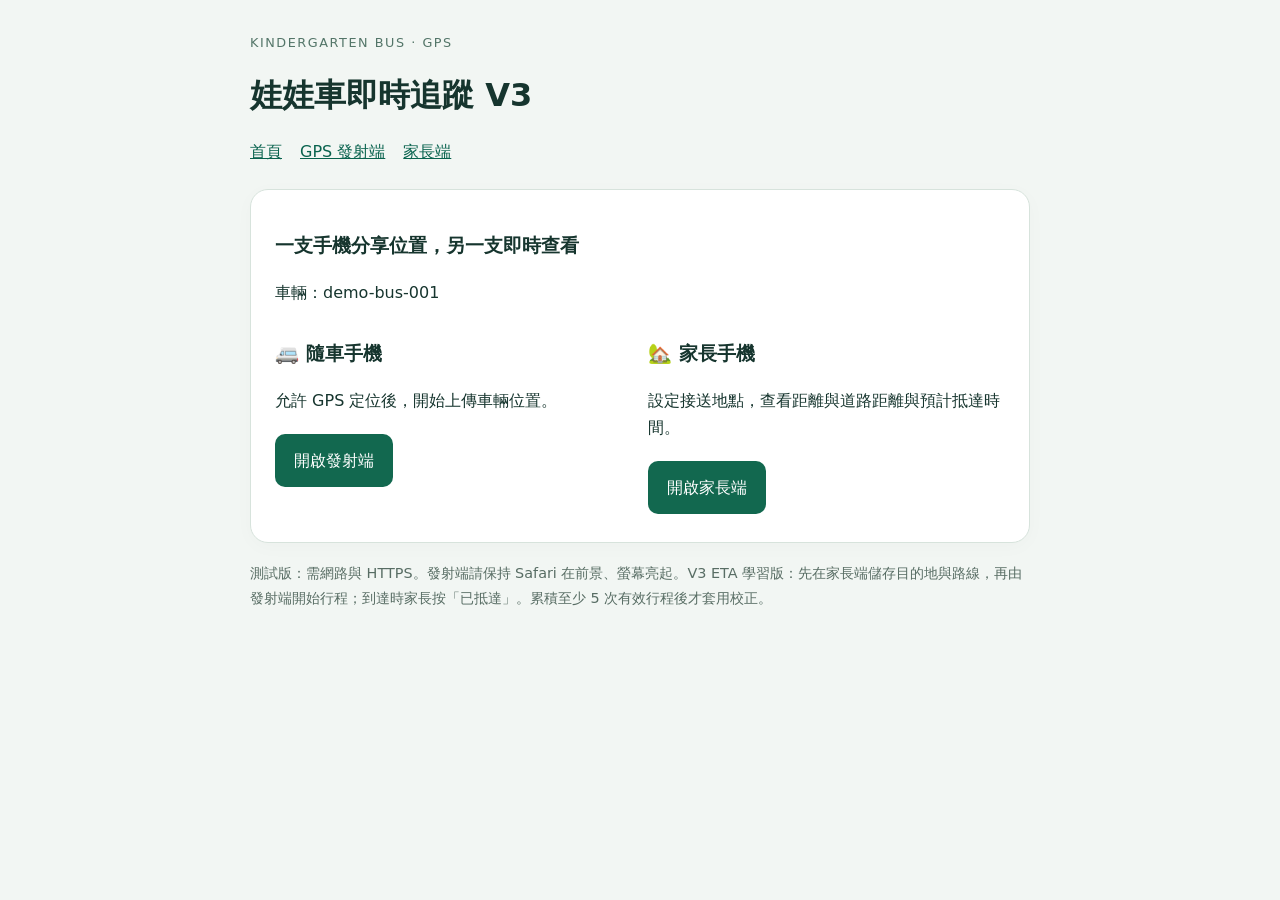
<file: index.html>
<!doctype html>
<html lang="zh-Hant"><head><meta charset="utf-8"><meta name="viewport" content="width=device-width,initial-scale=1"><title>娃娃車即時追蹤｜娃娃車 GPS</title><link rel="stylesheet" href="style.css"></head><body><main><header><div class="tag">KINDERGARTEN BUS · GPS</div><h1>娃娃車即時追蹤 V3</h1><nav><a href="index.html">首頁</a><a href="sender.html">GPS 發射端</a><a href="viewer.html">家長端</a></nav></header><noscript>請開啟 JavaScript 以使用定位與即時追蹤。</noscript><section class="card"><h2>一支手機分享位置，另一支即時查看</h2><p>車輛：demo-bus-001</p><div class="grid"><div><h2>🚐 隨車手機</h2><p>允許 GPS 定位後，開始上傳車輛位置。</p><a class="button" href="sender.html">開啟發射端</a></div><div><h2>🏡 家長手機</h2><p>設定接送地點，查看距離與道路距離與預計抵達時間。</p><a class="button" href="viewer.html">開啟家長端</a></div></div></section><p class="note">測試版：需網路與 HTTPS。發射端請保持 Safari 在前景、螢幕亮起。V3 ETA 學習版：先在家長端儲存目的地與路線，再由發射端開始行程；到達時家長按「已抵達」。累積至少 5 次有效行程後才套用校正。</p></main></body></html>
</file>
<file: style.css>
:root{font-family:system-ui,-apple-system,"Microsoft JhengHei",sans-serif;color:#16352e;background:#f2f6f3;line-height:1.7}*{box-sizing:border-box}body{margin:0}main{max-width:820px;margin:auto;padding:32px 20px}h1{font-size:2rem;line-height:1.3}h2{font-size:1.2rem}a{color:#09634e}header{margin-bottom:24px}.tag{font-size:.8rem;letter-spacing:.12em;color:#537568}.card{background:white;border:1px solid #d7e3dc;border-radius:18px;padding:24px;margin:18px 0;box-shadow:0 4px 20px #183e2906}.grid{display:grid;grid-template-columns:repeat(2,minmax(0,1fr));gap:16px}.metric{background:#f2f6f3;padding:16px;border-radius:12px}.metric span{display:block;font-size:.85rem;color:#557167}.metric strong{font-size:1.2rem;overflow-wrap:anywhere}button,.button{display:inline-block;border:0;border-radius:10px;padding:13px 19px;background:#12684f;color:white;font:inherit;cursor:pointer;text-decoration:none;margin:4px 6px 4px 0}button.secondary{background:#e4eee8;color:#194f3f}button:disabled{opacity:.45;cursor:default}input{display:block;width:100%;padding:12px;border:1px solid #91ada0;border-radius:8px;font:inherit}label{display:block;margin:10px 0}.status{padding:12px;background:#eaf3ee;border-radius:10px;overflow-wrap:anywhere}.note{font-size:.9rem;color:#586d64}nav{display:flex;gap:18px;flex-wrap:wrap}noscript{color:#a32121}a:focus-visible,button:focus-visible,input:focus-visible{outline:3px solid #c18417;outline-offset:3px}[hidden]{display:none!important}@media(max-width:480px){main{padding:24px 14px}.card{padding:18px}.grid{gap:10px}h1{font-size:1.7rem}}
</file>
